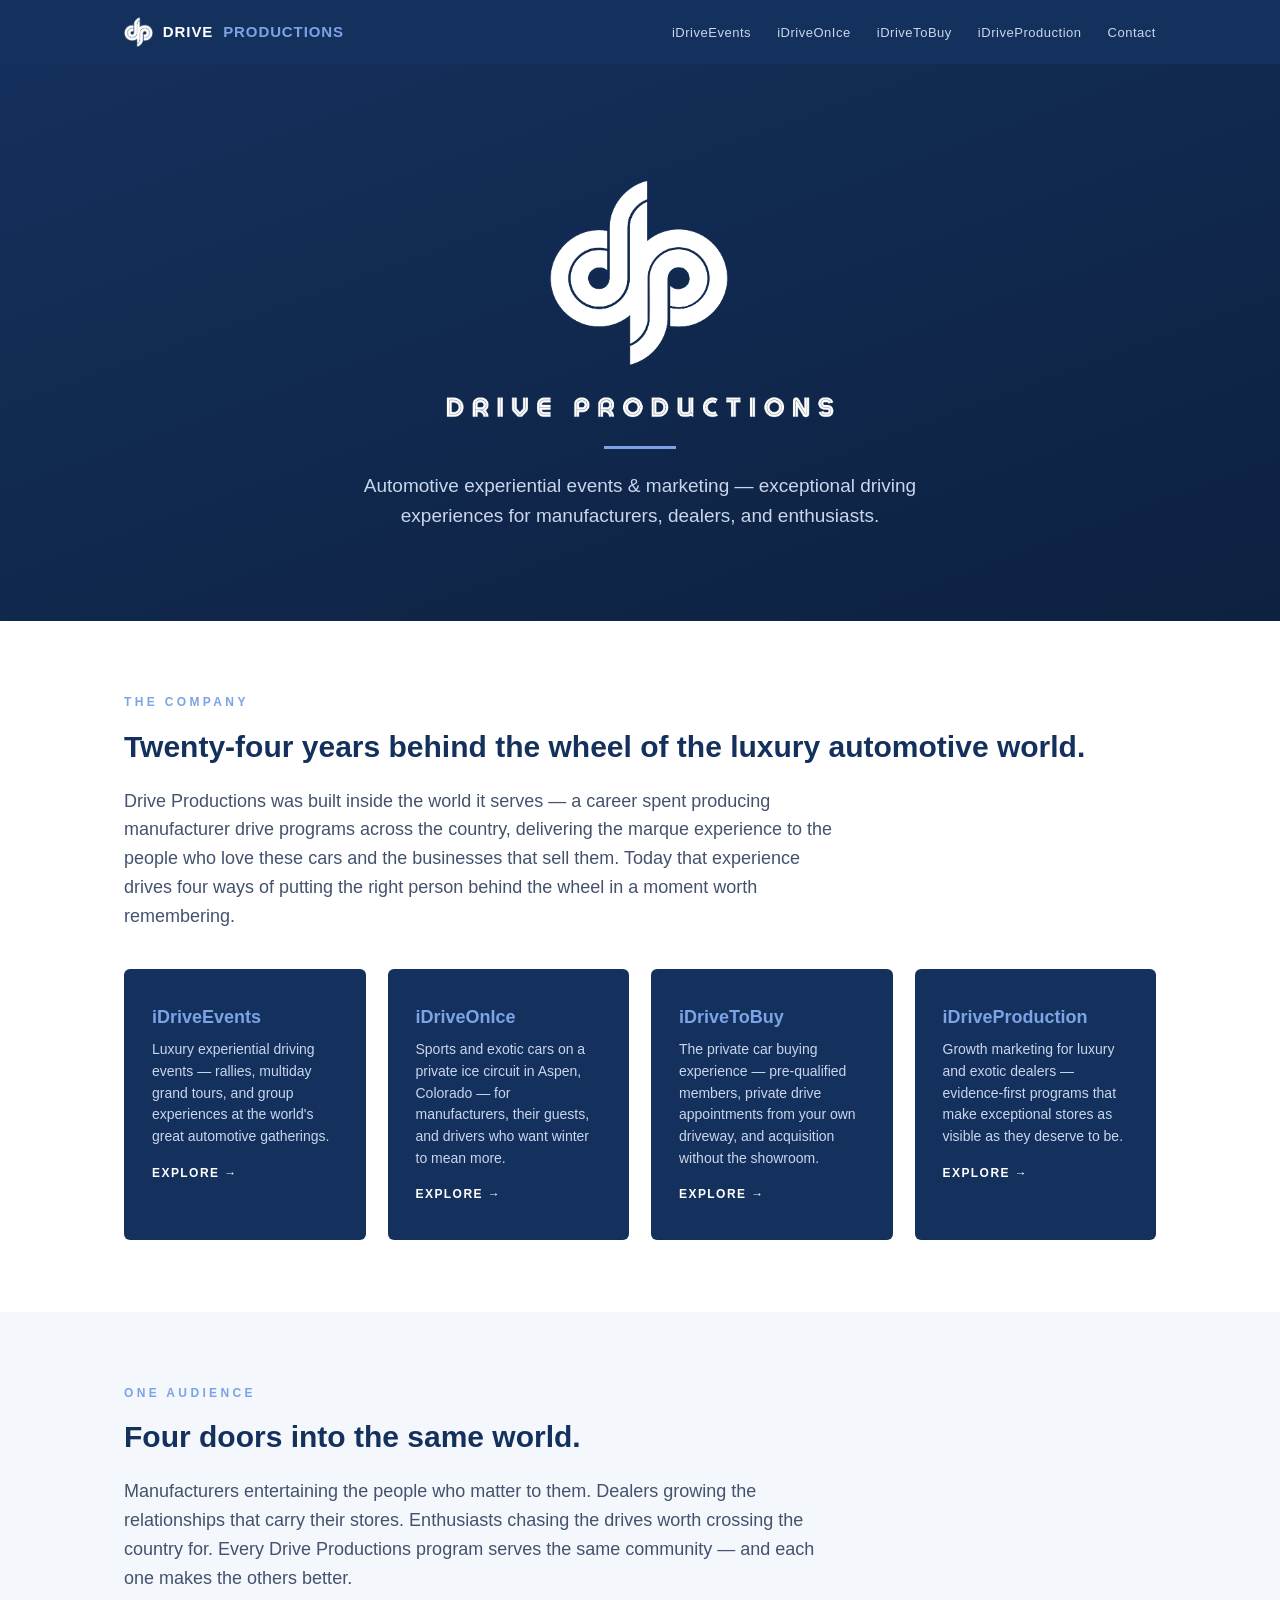
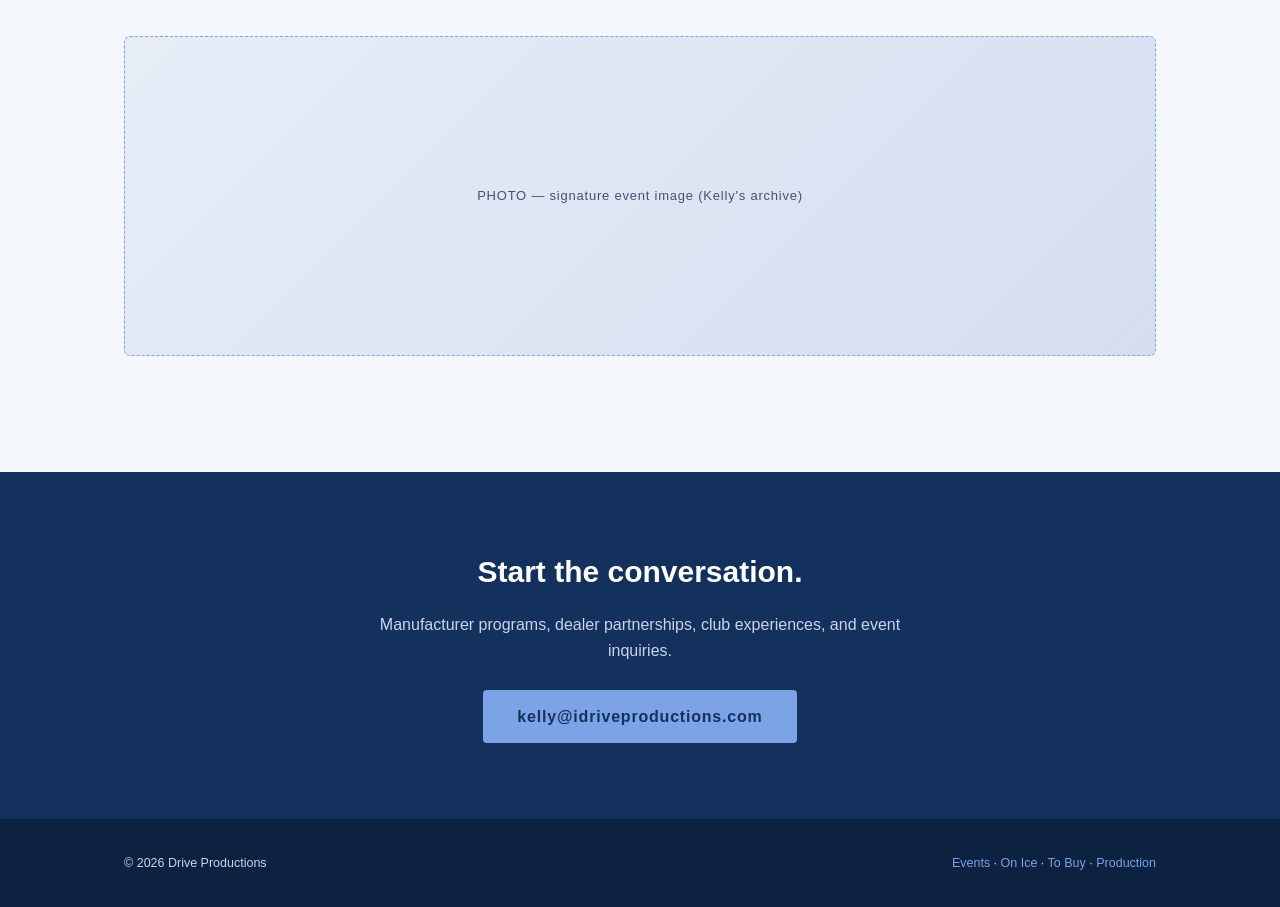
<file: index.html>
<!DOCTYPE html>
<html lang="en">
<head>
<meta charset="utf-8">
<meta name="viewport" content="width=device-width, initial-scale=1">
<title>Drive Productions — Automotive Experiential Events & Marketing</title>
<meta name="description" content="Drive Productions creates exceptional driving experiences for manufacturers, dealers, and enthusiasts — luxury driving events, ice driving in Aspen, private drives for clubs and communities, and growth marketing for luxury dealers.">
<link rel="icon" type="image/png" href="assets/dp_mark_blue.png">
<link rel="stylesheet" href="style.css">
</head>
<body>
<nav><div class="wrap">
  <a class="logo" href="index.html"><img src="assets/dp_mark_white.png" alt="Drive Productions mark">DRIVE <span>PRODUCTIONS</span></a>
  <ul>
    <li><a href="events.html">iDriveEvents</a></li>
    <li><a href="onice.html">iDriveOnIce</a></li>
    <li><a href="tobuy.html">iDriveToBuy</a></li>
    <li><a href="production.html">iDriveProduction</a></li>
    <li><a href="#contact">Contact</a></li>
  </ul>
</div></nav>

<header class="hero">
  <img class="biglogo" src="assets/dp_white.png" alt="Drive Productions">
  <h1 class="sr">DRIVE PRODUCTIONS</h1>
  <div class="rule"></div>
  <p>Automotive experiential events &amp; marketing — exceptional driving experiences for manufacturers, dealers, and enthusiasts.</p>
</header>

<section>
  <div class="wrap">
    <div class="eyebrow">The Company</div>
    <h2>Twenty-four years behind the wheel of the luxury automotive world.</h2>
    <p class="lead">Drive Productions was built inside the world it serves — a career spent
    producing manufacturer drive programs across the country, delivering the marque
    experience to the people who love these cars and the businesses that sell them.
    Today that experience drives four ways of putting the right person behind the wheel
    in a moment worth remembering.</p>
    <div class="grid">
      <a class="card" href="events.html">
        <div class="name">iDriveEvents</div>
        <p>Luxury experiential driving events — rallies, multiday grand tours, and group
        experiences at the world's great automotive gatherings.</p>
        <span class="go">EXPLORE →</span>
      </a>
      <a class="card" href="onice.html">
        <div class="name">iDriveOnIce</div>
        <p>Sports and exotic cars on a private ice circuit in Aspen, Colorado — for
        manufacturers, their guests, and drivers who want winter to mean more.</p>
        <span class="go">EXPLORE →</span>
      </a>
      <a class="card" href="tobuy.html">
        <div class="name">iDriveToBuy</div>
        <p>The private car buying experience — pre-qualified members, private drive
        appointments from your own driveway, and acquisition without the showroom.</p>
        <span class="go">EXPLORE →</span>
      </a>
      <a class="card" href="production.html">
        <div class="name">iDriveProduction</div>
        <p>Growth marketing for luxury and exotic dealers — evidence-first programs that
        make exceptional stores as visible as they deserve to be.</p>
        <span class="go">EXPLORE →</span>
      </a>
    </div>
  </div>
</section>

<section class="wash">
  <div class="wrap">
    <div class="eyebrow">One Audience</div>
    <h2>Four doors into the same world.</h2>
    <p class="lead">Manufacturers entertaining the people who matter to them. Dealers
    growing the relationships that carry their stores. Enthusiasts chasing the drives
    worth crossing the country for. Every Drive Productions program serves the same
    community — and each one makes the others better.</p>
    <div class="photo">PHOTO — signature event image (Kelly's archive)</div>
  </div>
</section>

<section class="cta" id="contact">
  <h2>Start the conversation.</h2>
  <p>Manufacturer programs, dealer partnerships, club experiences, and event inquiries.</p>
  <a class="btn" href="mailto:kelly@idriveproductions.com">kelly@idriveproductions.com</a>
</section>

<footer><div class="wrap">
  <div>© 2026 Drive Productions</div>
  <div><a href="events.html">Events</a> · <a href="onice.html">On Ice</a> ·
       <a href="tobuy.html">To Buy</a> · <a href="production.html">Production</a></div>
</div></footer>
</body>
</html>
</file>
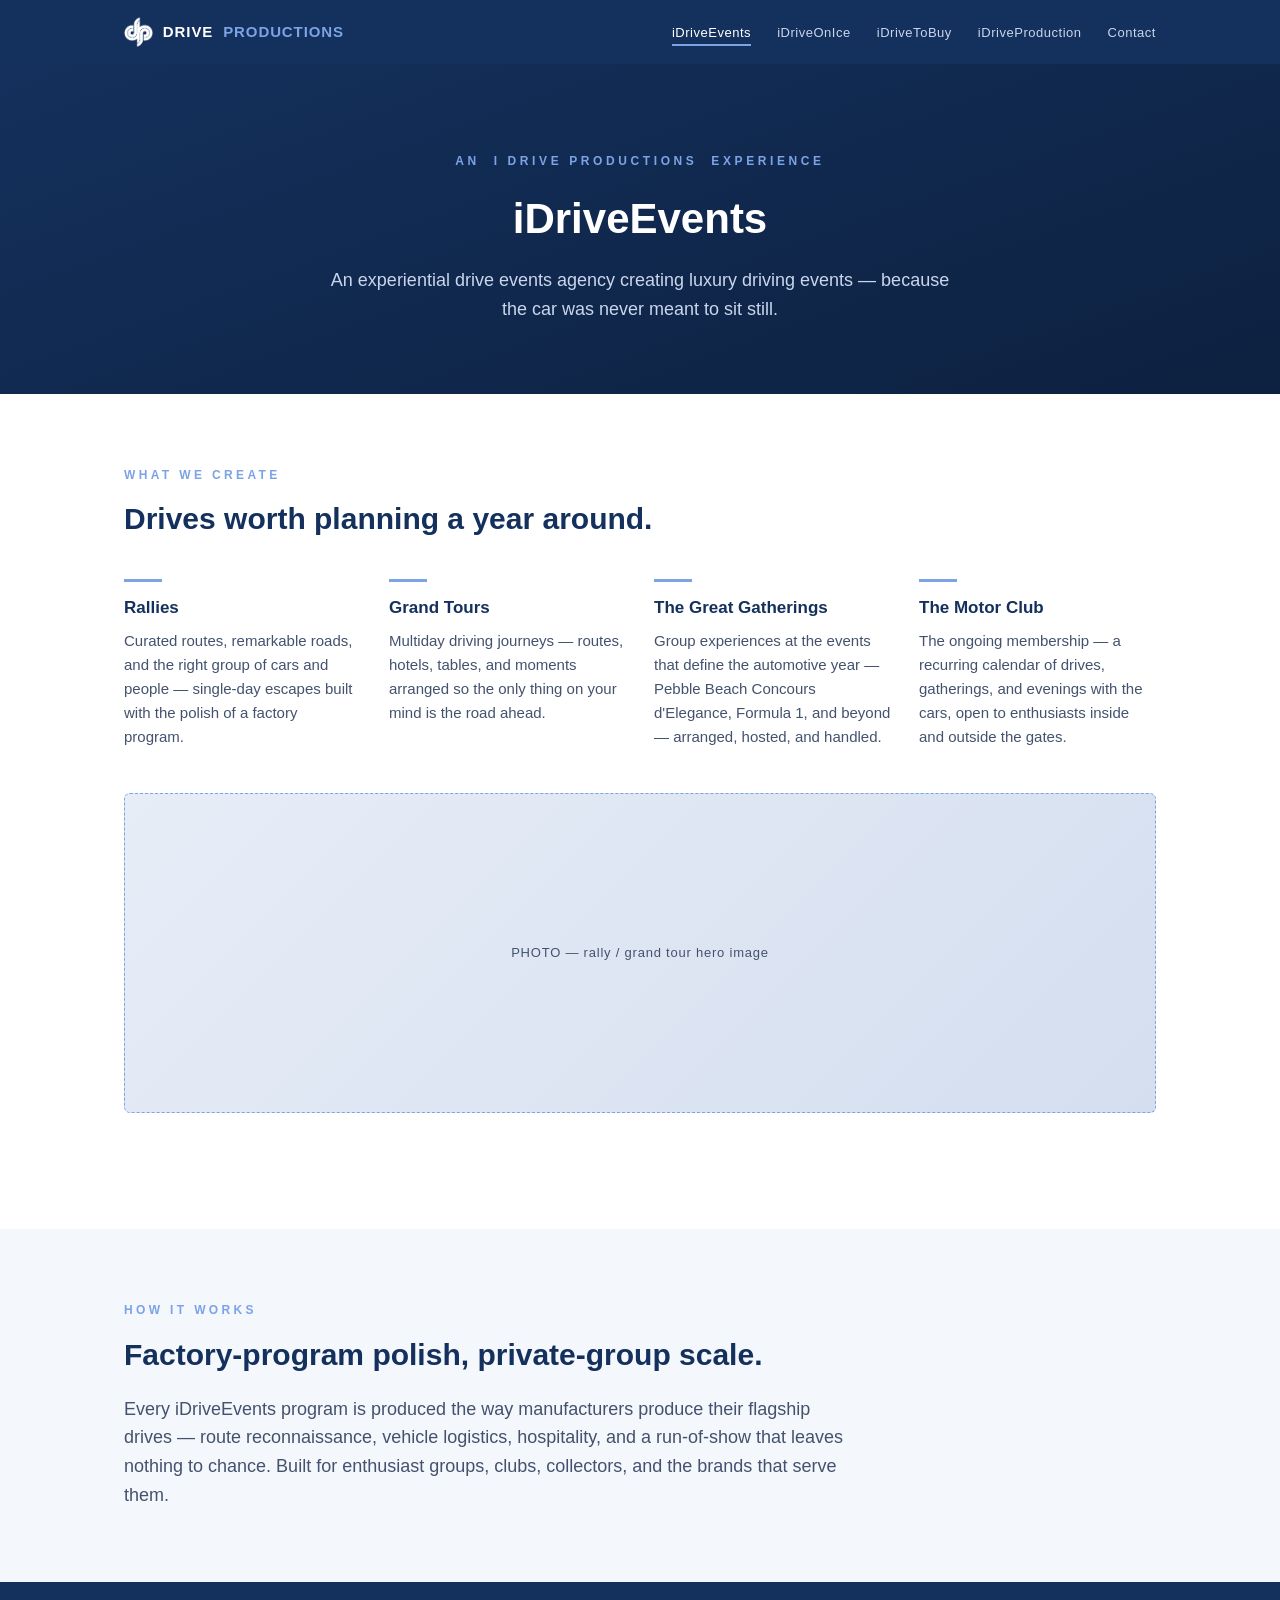
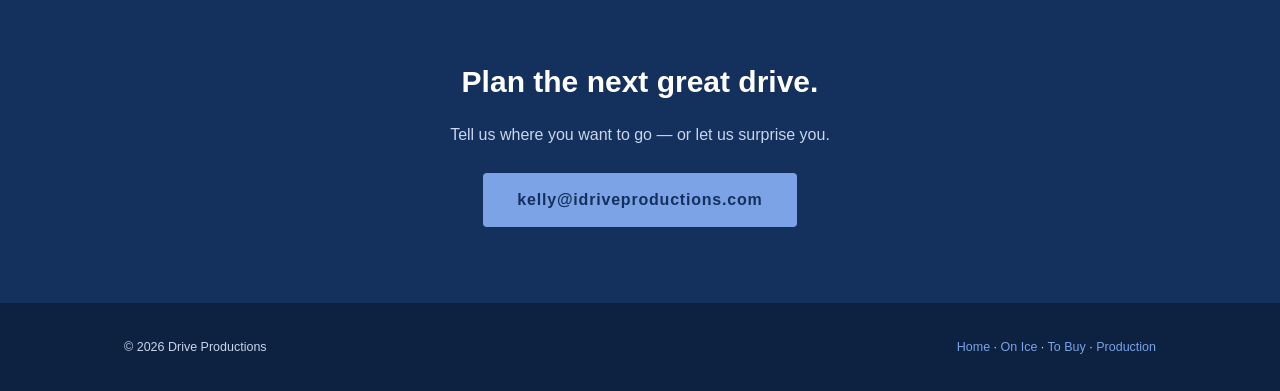
<file: events.html>
<!DOCTYPE html>
<html lang="en">
<head>
<meta charset="utf-8">
<meta name="viewport" content="width=device-width, initial-scale=1">
<title>iDriveEvents — Luxury Driving Events, Rallies & Grand Tours | Drive Productions</title>
<meta name="description" content="iDriveEvents is an experiential drive events agency creating luxury driving events — rallies, multiday grand tours, and group experiences at Pebble Beach Concours d'Elegance, Formula 1, and the world's great automotive gatherings.">
<link rel="icon" type="image/png" href="assets/dp_mark_blue.png">
<link rel="stylesheet" href="style.css">
</head>
<body>
<nav><div class="wrap">
  <a class="logo" href="index.html"><img src="assets/dp_mark_white.png" alt="Drive Productions mark">DRIVE <span>PRODUCTIONS</span></a>
  <ul>
    <li><a class="on" href="events.html">iDriveEvents</a></li>
    <li><a href="onice.html">iDriveOnIce</a></li>
    <li><a href="tobuy.html">iDriveToBuy</a></li>
    <li><a href="production.html">iDriveProduction</a></li>
    <li><a href="index.html#contact">Contact</a></li>
  </ul>
</div></nav>

<header class="divhero">
  <div class="kicker">AN&nbsp; I&nbsp;DRIVE&nbsp;PRODUCTIONS&nbsp; EXPERIENCE</div>
  <h1>iDriveEvents</h1>
  <p>An experiential drive events agency creating luxury driving events —
  because the car was never meant to sit still.</p>
</header>

<section>
  <div class="wrap">
    <div class="eyebrow">What We Create</div>
    <h2>Drives worth planning a year around.</h2>
    <div class="feats">
      <div class="feat"><div class="bar"></div><h3>Rallies</h3>
        <p>Curated routes, remarkable roads, and the right group of cars and people —
        single-day escapes built with the polish of a factory program.</p></div>
      <div class="feat"><div class="bar"></div><h3>Grand Tours</h3>
        <p>Multiday driving journeys — routes, hotels, tables, and moments arranged so
        the only thing on your mind is the road ahead.</p></div>
      <div class="feat"><div class="bar"></div><h3>The Great Gatherings</h3>
        <p>Group experiences at the events that define the automotive year — Pebble
        Beach Concours d'Elegance, Formula&nbsp;1, and beyond — arranged, hosted,
        and handled.</p></div>
      <div class="feat"><div class="bar"></div><h3>The Motor Club</h3>
        <p>The ongoing membership — a recurring calendar of drives, gatherings, and
        evenings with the cars, open to enthusiasts inside and outside the gates.</p></div>
    </div>
    <div class="photo">PHOTO — rally / grand tour hero image</div>
  </div>
</section>

<section class="wash">
  <div class="wrap">
    <div class="eyebrow">How It Works</div>
    <h2>Factory-program polish, private-group scale.</h2>
    <p class="lead">Every iDriveEvents program is produced the way manufacturers produce
    their flagship drives — route reconnaissance, vehicle logistics, hospitality, and a
    run-of-show that leaves nothing to chance. Built for enthusiast groups, clubs,
    collectors, and the brands that serve them.</p>
  </div>
</section>

<section class="cta">
  <h2>Plan the next great drive.</h2>
  <p>Tell us where you want to go — or let us surprise you.</p>
  <a class="btn" href="mailto:kelly@idriveproductions.com">kelly@idriveproductions.com</a>
</section>

<footer><div class="wrap">
  <div>© 2026 Drive Productions</div>
  <div><a href="index.html">Home</a> · <a href="onice.html">On Ice</a> ·
       <a href="tobuy.html">To Buy</a> · <a href="production.html">Production</a></div>
</div></footer>
</body>
</html>
</file>
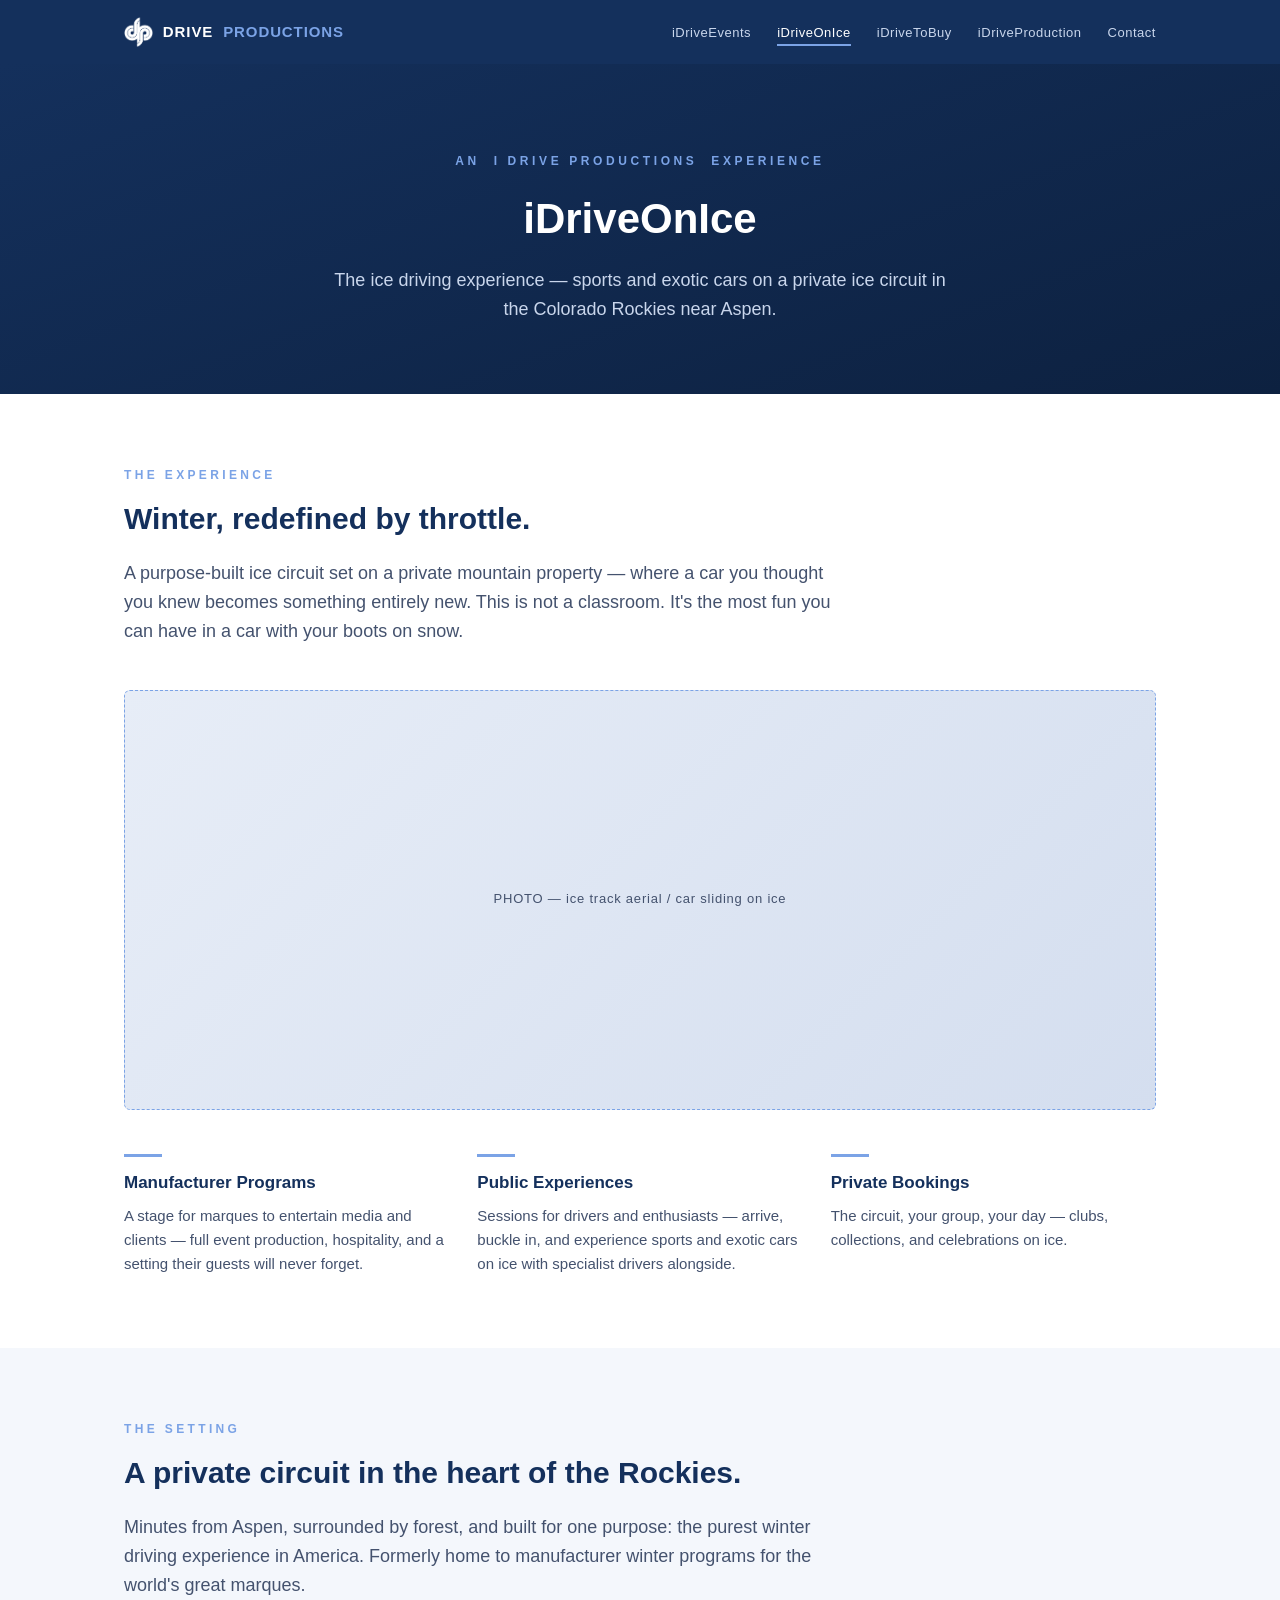
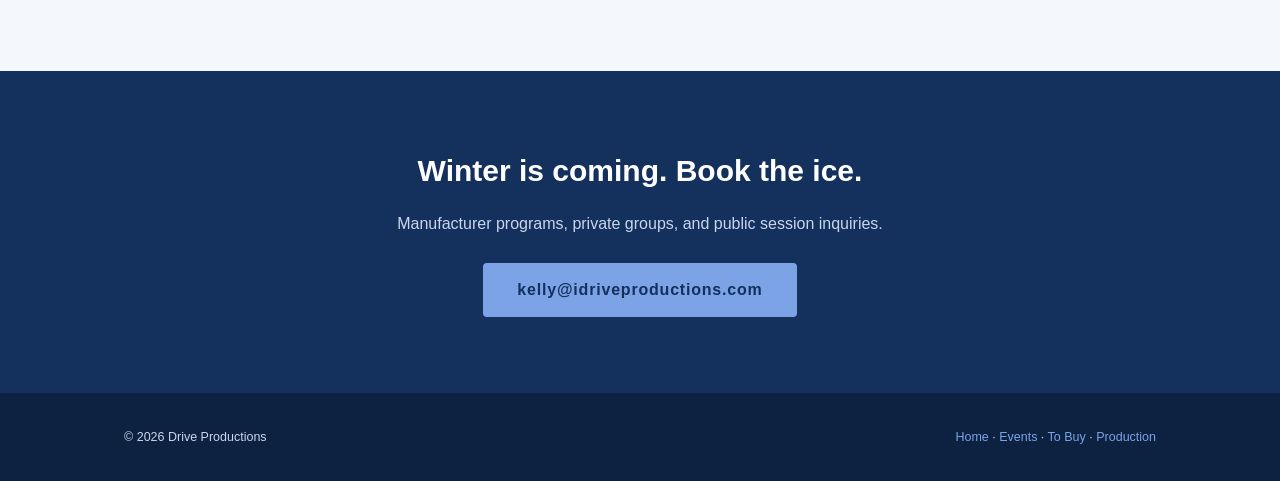
<file: onice.html>
<!DOCTYPE html>
<html lang="en">
<head>
<meta charset="utf-8">
<meta name="viewport" content="width=device-width, initial-scale=1">
<title>iDriveOnIce — Sports & Exotic Cars on Ice in Aspen, Colorado | Drive Productions</title>
<meta name="description" content="iDriveOnIce is an ice driving experience in Aspen, Colorado — a private ice circuit where manufacturers entertain media and clients, and drivers experience sports and exotic cars on ice.">
<link rel="icon" type="image/png" href="assets/dp_mark_blue.png">
<link rel="stylesheet" href="style.css">
</head>
<body>
<nav><div class="wrap">
  <a class="logo" href="index.html"><img src="assets/dp_mark_white.png" alt="Drive Productions mark">DRIVE <span>PRODUCTIONS</span></a>
  <ul>
    <li><a href="events.html">iDriveEvents</a></li>
    <li><a class="on" href="onice.html">iDriveOnIce</a></li>
    <li><a href="tobuy.html">iDriveToBuy</a></li>
    <li><a href="production.html">iDriveProduction</a></li>
    <li><a href="index.html#contact">Contact</a></li>
  </ul>
</div></nav>

<header class="divhero">
  <div class="kicker">AN&nbsp; I&nbsp;DRIVE&nbsp;PRODUCTIONS&nbsp; EXPERIENCE</div>
  <h1>iDriveOnIce</h1>
  <p>The ice driving experience — sports and exotic cars on a private ice circuit
  in the Colorado Rockies near Aspen.</p>
</header>

<section>
  <div class="wrap">
    <div class="eyebrow">The Experience</div>
    <h2>Winter, redefined by throttle.</h2>
    <p class="lead">A purpose-built ice circuit set on a private mountain property —
    where a car you thought you knew becomes something entirely new. This is not a
    classroom. It's the most fun you can have in a car with your boots on snow.</p>
    <div class="photo tall">PHOTO — ice track aerial / car sliding on ice</div>
    <div class="feats">
      <div class="feat"><div class="bar"></div><h3>Manufacturer Programs</h3>
        <p>A stage for marques to entertain media and clients — full event production,
        hospitality, and a setting their guests will never forget.</p></div>
      <div class="feat"><div class="bar"></div><h3>Public Experiences</h3>
        <p>Sessions for drivers and enthusiasts — arrive, buckle in, and experience
        sports and exotic cars on ice with specialist drivers alongside.</p></div>
      <div class="feat"><div class="bar"></div><h3>Private Bookings</h3>
        <p>The circuit, your group, your day — clubs, collections, and celebrations
        on ice.</p></div>
    </div>
  </div>
</section>

<section class="wash">
  <div class="wrap">
    <div class="eyebrow">The Setting</div>
    <h2>A private circuit in the heart of the Rockies.</h2>
    <p class="lead">Minutes from Aspen, surrounded by forest, and built for one purpose:
    the purest winter driving experience in America. Formerly home to manufacturer
    winter programs for the world's great marques.</p>
  </div>
</section>

<section class="cta">
  <h2>Winter is coming. Book the ice.</h2>
  <p>Manufacturer programs, private groups, and public session inquiries.</p>
  <a class="btn" href="mailto:kelly@idriveproductions.com">kelly@idriveproductions.com</a>
</section>

<footer><div class="wrap">
  <div>© 2026 Drive Productions</div>
  <div><a href="index.html">Home</a> · <a href="events.html">Events</a> ·
       <a href="tobuy.html">To Buy</a> · <a href="production.html">Production</a></div>
</div></footer>
</body>
</html>
</file>
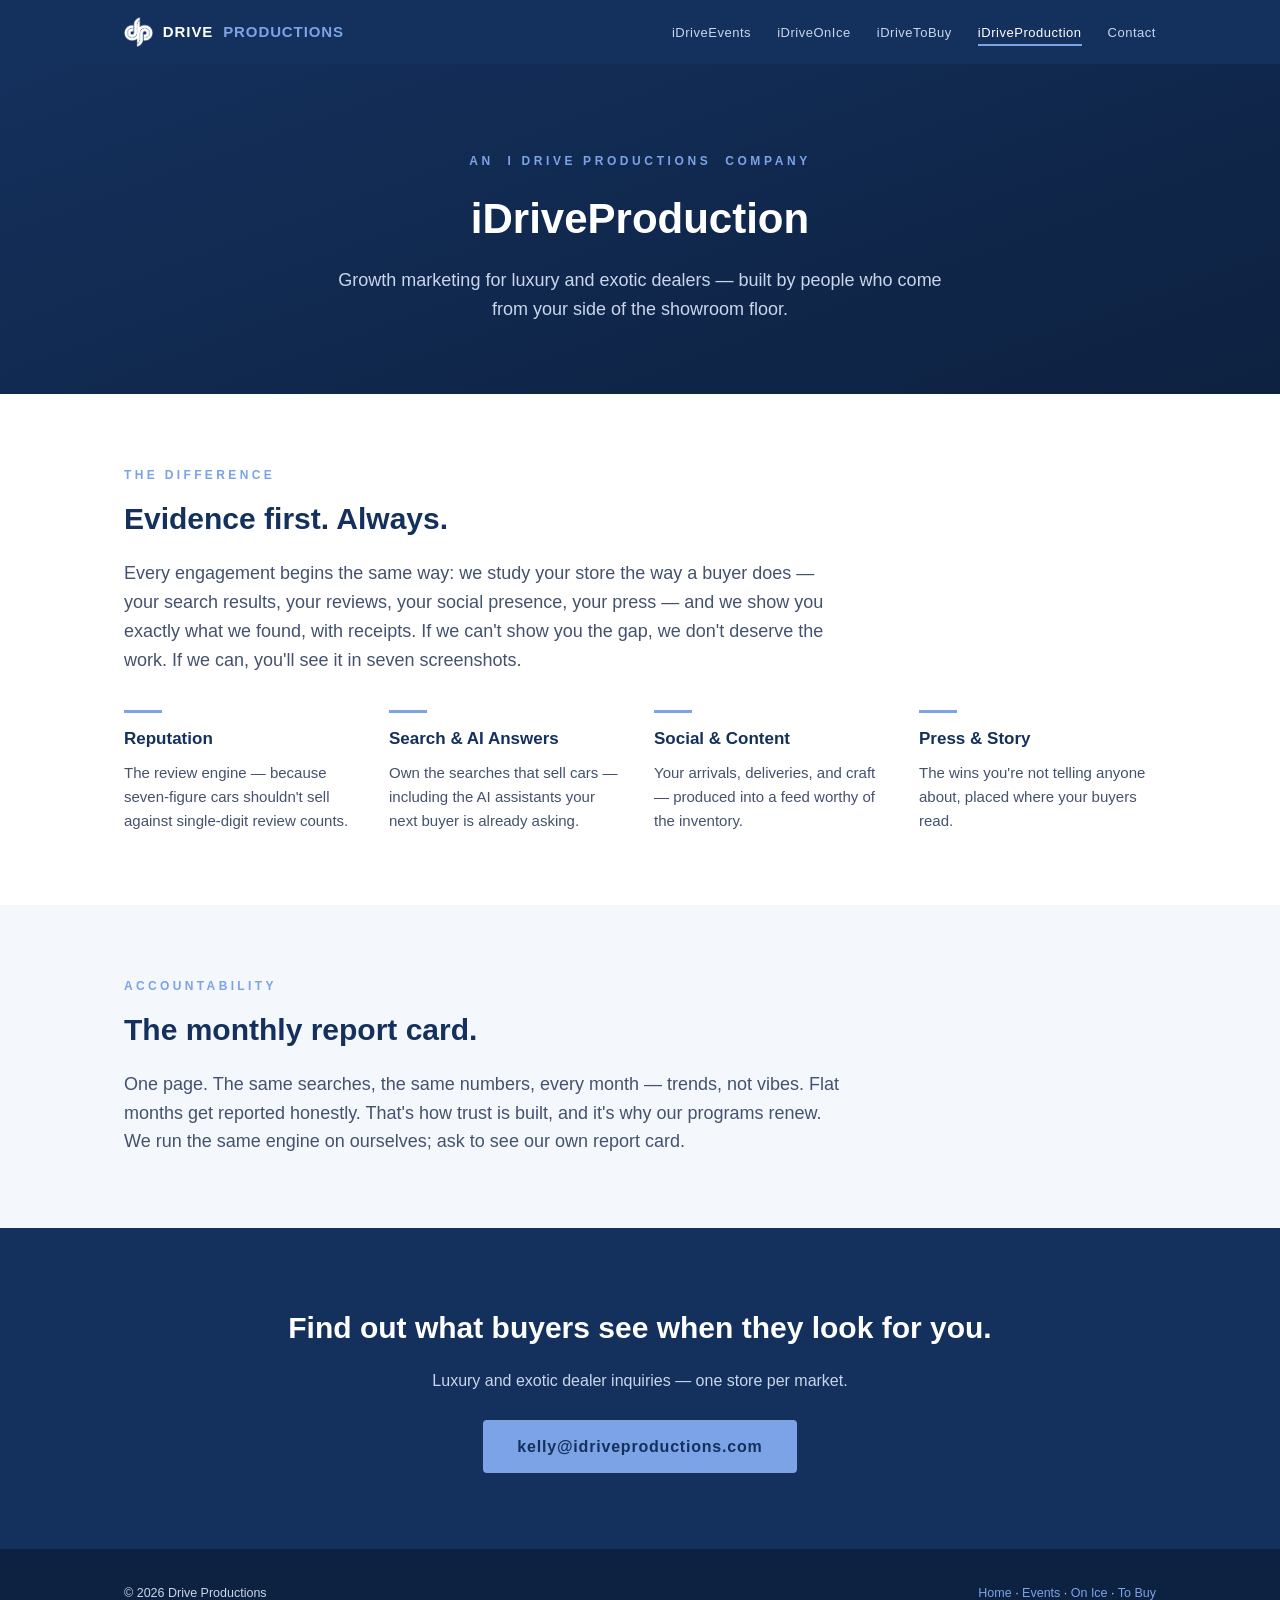
<file: production.html>
<!DOCTYPE html>
<html lang="en">
<head>
<meta charset="utf-8">
<meta name="viewport" content="width=device-width, initial-scale=1">
<title>iDriveProduction — Growth Marketing for Luxury & Exotic Dealers | Drive Productions</title>
<meta name="description" content="iDriveProduction is the dealer marketing agency from Drive Productions — evidence-first growth programs for luxury and exotic car dealers: reputation, search, social, press, and a monthly report card that proves the trend.">
<link rel="icon" type="image/png" href="assets/dp_mark_blue.png">
<link rel="stylesheet" href="style.css">
</head>
<body>
<nav><div class="wrap">
  <a class="logo" href="index.html"><img src="assets/dp_mark_white.png" alt="Drive Productions mark">DRIVE <span>PRODUCTIONS</span></a>
  <ul>
    <li><a href="events.html">iDriveEvents</a></li>
    <li><a href="onice.html">iDriveOnIce</a></li>
    <li><a href="tobuy.html">iDriveToBuy</a></li>
    <li><a class="on" href="production.html">iDriveProduction</a></li>
    <li><a href="index.html#contact">Contact</a></li>
  </ul>
</div></nav>

<header class="divhero">
  <div class="kicker">AN&nbsp; I&nbsp;DRIVE&nbsp;PRODUCTIONS&nbsp; COMPANY</div>
  <h1>iDriveProduction</h1>
  <p>Growth marketing for luxury and exotic dealers —
  built by people who come from your side of the showroom floor.</p>
</header>

<section>
  <div class="wrap">
    <div class="eyebrow">The Difference</div>
    <h2>Evidence first. Always.</h2>
    <p class="lead">Every engagement begins the same way: we study your store the way a
    buyer does — your search results, your reviews, your social presence, your press —
    and we show you exactly what we found, with receipts. If we can't show you the gap,
    we don't deserve the work. If we can, you'll see it in seven screenshots.</p>
    <div class="feats">
      <div class="feat"><div class="bar"></div><h3>Reputation</h3>
        <p>The review engine — because seven-figure cars shouldn't sell against
        single-digit review counts.</p></div>
      <div class="feat"><div class="bar"></div><h3>Search &amp; AI Answers</h3>
        <p>Own the searches that sell cars — including the AI assistants your next
        buyer is already asking.</p></div>
      <div class="feat"><div class="bar"></div><h3>Social &amp; Content</h3>
        <p>Your arrivals, deliveries, and craft — produced into a feed worthy of the
        inventory.</p></div>
      <div class="feat"><div class="bar"></div><h3>Press &amp; Story</h3>
        <p>The wins you're not telling anyone about, placed where your buyers
        read.</p></div>
    </div>
  </div>
</section>

<section class="wash">
  <div class="wrap">
    <div class="eyebrow">Accountability</div>
    <h2>The monthly report card.</h2>
    <p class="lead">One page. The same searches, the same numbers, every month — trends,
    not vibes. Flat months get reported honestly. That's how trust is built, and it's
    why our programs renew. We run the same engine on ourselves; ask to see our own
    report card.</p>
  </div>
</section>

<section class="cta">
  <h2>Find out what buyers see when they look for you.</h2>
  <p>Luxury and exotic dealer inquiries — one store per market.</p>
  <a class="btn" href="mailto:kelly@idriveproductions.com">kelly@idriveproductions.com</a>
</section>

<footer><div class="wrap">
  <div>© 2026 Drive Productions</div>
  <div><a href="index.html">Home</a> · <a href="events.html">Events</a> ·
       <a href="onice.html">On Ice</a> · <a href="tobuy.html">To Buy</a></div>
</div></footer>
</body>
</html>
</file>
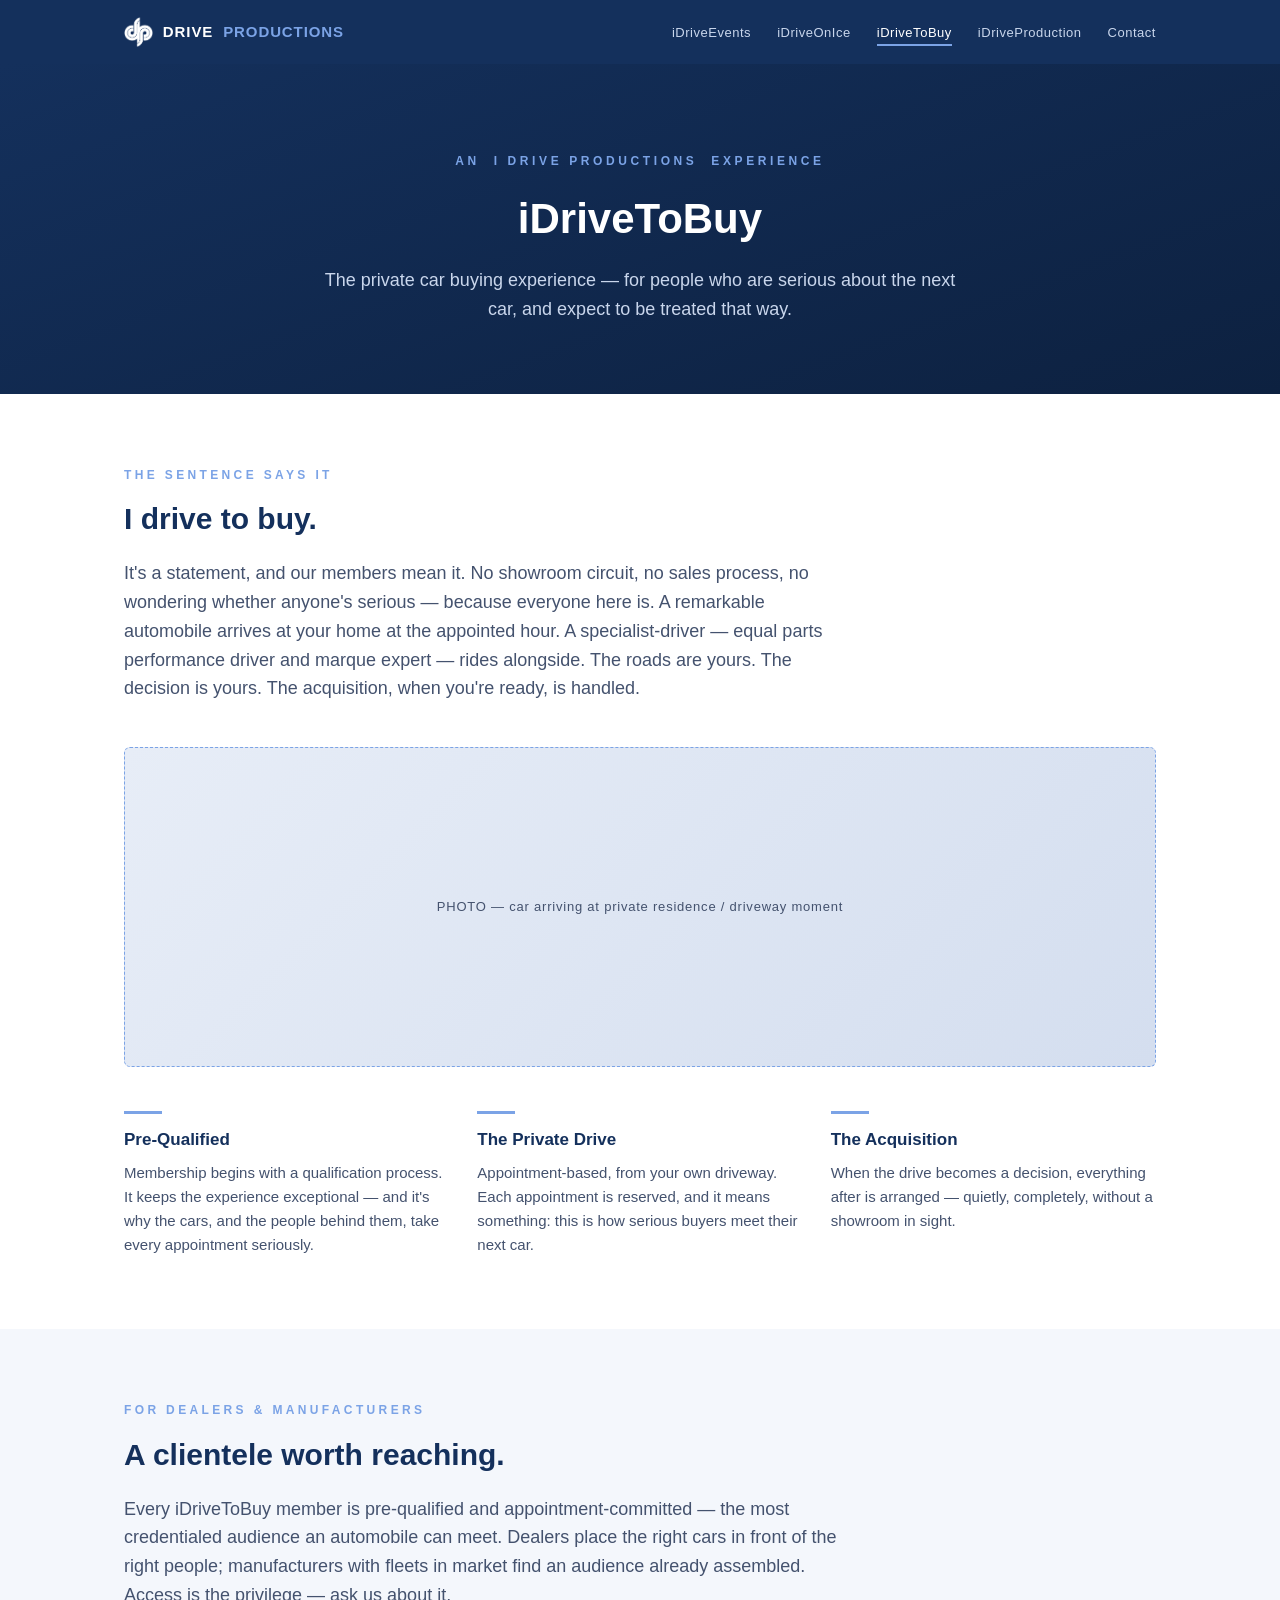
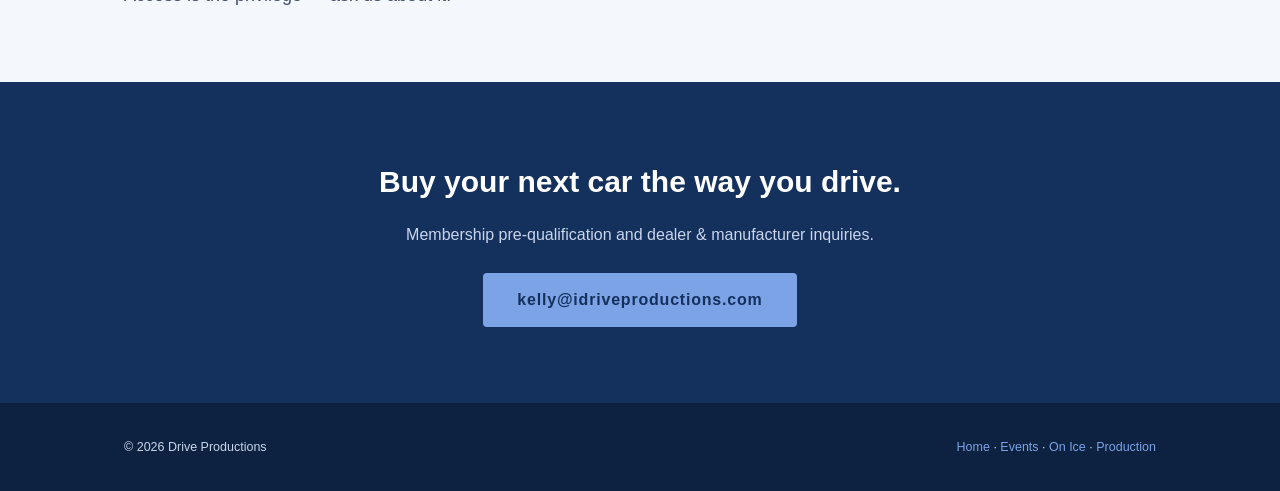
<file: tobuy.html>
<!DOCTYPE html>
<html lang="en">
<head>
<meta charset="utf-8">
<meta name="viewport" content="width=device-width, initial-scale=1">
<title>iDriveToBuy — The Private Car Buying Experience | Drive Productions</title>
<meta name="description" content="iDriveToBuy is the private car buying experience for serious buyers — pre-qualified members, private drive appointments from your own driveway with a specialist-driver alongside, and acquisition without the showroom process.">
<link rel="icon" type="image/png" href="assets/dp_mark_blue.png">
<link rel="stylesheet" href="style.css">
</head>
<body>
<nav><div class="wrap">
  <a class="logo" href="index.html"><img src="assets/dp_mark_white.png" alt="Drive Productions mark">DRIVE <span>PRODUCTIONS</span></a>
  <ul>
    <li><a href="events.html">iDriveEvents</a></li>
    <li><a href="onice.html">iDriveOnIce</a></li>
    <li><a class="on" href="tobuy.html">iDriveToBuy</a></li>
    <li><a href="production.html">iDriveProduction</a></li>
    <li><a href="index.html#contact">Contact</a></li>
  </ul>
</div></nav>

<header class="divhero">
  <div class="kicker">AN&nbsp; I&nbsp;DRIVE&nbsp;PRODUCTIONS&nbsp; EXPERIENCE</div>
  <h1>iDriveToBuy</h1>
  <p>The private car buying experience — for people who are serious
  about the next car, and expect to be treated that way.</p>
</header>

<section>
  <div class="wrap">
    <div class="eyebrow">The Sentence Says It</div>
    <h2>I drive to buy.</h2>
    <p class="lead">It's a statement, and our members mean it. No showroom circuit, no
    sales process, no wondering whether anyone's serious — because everyone here is.
    A remarkable automobile arrives at your home at the appointed hour. A
    specialist-driver — equal parts performance driver and marque expert — rides
    alongside. The roads are yours. The decision is yours. The acquisition, when you're
    ready, is handled.</p>
    <div class="photo">PHOTO — car arriving at private residence / driveway moment</div>
    <div class="feats">
      <div class="feat"><div class="bar"></div><h3>Pre-Qualified</h3>
        <p>Membership begins with a qualification process. It keeps the experience
        exceptional — and it's why the cars, and the people behind them, take every
        appointment seriously.</p></div>
      <div class="feat"><div class="bar"></div><h3>The Private Drive</h3>
        <p>Appointment-based, from your own driveway. Each appointment is reserved,
        and it means something: this is how serious buyers meet their next car.</p></div>
      <div class="feat"><div class="bar"></div><h3>The Acquisition</h3>
        <p>When the drive becomes a decision, everything after is arranged — quietly,
        completely, without a showroom in sight.</p></div>
    </div>
  </div>
</section>

<section class="wash">
  <div class="wrap">
    <div class="eyebrow">For Dealers &amp; Manufacturers</div>
    <h2>A clientele worth reaching.</h2>
    <p class="lead">Every iDriveToBuy member is pre-qualified and appointment-committed —
    the most credentialed audience an automobile can meet. Dealers place the right cars
    in front of the right people; manufacturers with fleets in market find an audience
    already assembled. Access is the privilege — ask us about it.</p>
  </div>
</section>

<section class="cta">
  <h2>Buy your next car the way you drive.</h2>
  <p>Membership pre-qualification and dealer &amp; manufacturer inquiries.</p>
  <a class="btn" href="mailto:kelly@idriveproductions.com">kelly@idriveproductions.com</a>
</section>

<footer><div class="wrap">
  <div>© 2026 Drive Productions</div>
  <div><a href="index.html">Home</a> · <a href="events.html">Events</a> ·
       <a href="onice.html">On Ice</a> · <a href="production.html">Production</a></div>
</div></footer>
</body>
</html>
</file>
<file: style.css>
:root{
  --navy:#14305C; --blue:#7BA3E6; --ice:#C9D6EC; --ink:#1A2438; --sub:#44526E;
  --paper:#FFFFFF; --wash:#F4F7FC;
}
*{margin:0;padding:0;box-sizing:border-box}
html{scroll-behavior:smooth}
body{font-family:Arial,Helvetica,sans-serif;color:var(--ink);background:var(--paper);line-height:1.6}
a{color:var(--navy);text-decoration:none}
img{max-width:100%;display:block}
.wrap{max-width:1080px;margin:0 auto;padding:0 24px}

/* nav */
nav{position:sticky;top:0;background:var(--navy);z-index:50}
nav .wrap{display:flex;align-items:center;justify-content:space-between;height:64px}
nav .logo{color:#fff;font-weight:bold;letter-spacing:.06em;font-size:15px}
nav .logo span{color:var(--blue)}
nav ul{display:flex;gap:26px;list-style:none}
nav ul a{color:var(--ice);font-size:13px;letter-spacing:.04em}
nav ul a:hover,nav ul a.on{color:#fff;border-bottom:2px solid var(--blue);padding-bottom:4px}
@media(max-width:720px){nav ul{gap:14px}nav ul a{font-size:11px}nav .logo{font-size:13px}}

/* hero */
.hero{background:linear-gradient(160deg,var(--navy) 0%,#0D2140 100%);color:#fff;text-align:center;padding:110px 24px 90px}
.hero .kicker{color:var(--blue);font-weight:bold;font-size:13px;letter-spacing:.35em;margin-bottom:18px}
.hero h1{font-size:52px;letter-spacing:.02em;margin-bottom:14px}
.hero .rule{width:72px;height:3px;background:var(--blue);margin:22px auto}
.hero p{color:var(--ice);font-size:19px;max-width:620px;margin:0 auto}
@media(max-width:720px){.hero h1{font-size:34px}.hero{padding:70px 20px 60px}}

/* sections */
section{padding:72px 0}
section.wash{background:var(--wash)}
.eyebrow{color:var(--blue);font-weight:bold;font-size:12px;letter-spacing:.28em;text-transform:uppercase;margin-bottom:10px}
h2{color:var(--navy);font-size:30px;margin-bottom:16px}
.lead{font-size:18px;color:var(--sub);max-width:720px}
p+p{margin-top:14px}

/* division cards */
.grid{display:grid;grid-template-columns:repeat(auto-fit,minmax(240px,1fr));gap:22px;margin-top:38px}
.card{background:var(--navy);color:#fff;padding:34px 28px;border-radius:6px;display:block;transition:transform .15s ease}
.card:hover{transform:translateY(-4px)}
.card .name{color:var(--blue);font-weight:bold;font-size:18px;margin-bottom:8px}
.card p{color:var(--ice);font-size:14px;line-height:1.55}
.card .go{display:inline-block;margin-top:16px;color:#fff;font-size:12px;letter-spacing:.12em;font-weight:bold}

/* photo slots */
.photo{background:linear-gradient(135deg,#E7EDF7,#D4DEEF);border:1px dashed var(--blue);border-radius:6px;
  display:flex;align-items:center;justify-content:center;color:var(--sub);font-size:13px;letter-spacing:.06em;
  min-height:320px;margin:44px 0}
.photo.tall{min-height:420px}

/* division page header */
.divhero{background:linear-gradient(160deg,var(--navy),#0D2140);color:#fff;padding:88px 24px 70px;text-align:center}
.divhero .kicker{color:var(--blue);font-weight:bold;font-size:12px;letter-spacing:.3em;margin-bottom:14px}
.divhero h1{font-size:42px;margin-bottom:14px}
.divhero p{color:var(--ice);font-size:18px;max-width:640px;margin:0 auto}
@media(max-width:720px){.divhero h1{font-size:30px}}

/* feature rows */
.feats{display:grid;grid-template-columns:repeat(auto-fit,minmax(220px,1fr));gap:28px;margin-top:36px}
.feat h3{color:var(--navy);font-size:17px;margin-bottom:8px}
.feat .bar{width:38px;height:3px;background:var(--blue);margin-bottom:12px}
.feat p{color:var(--sub);font-size:15px}

/* contact / footer */
.cta{background:var(--navy);color:#fff;text-align:center;padding:76px 24px}
.cta h2{color:#fff}
.cta p{color:var(--ice);max-width:560px;margin:12px auto 26px}
.btn{display:inline-block;background:var(--blue);color:var(--navy);font-weight:bold;padding:14px 34px;border-radius:4px;letter-spacing:.05em}
.btn:hover{background:#fff}
footer{background:#0D2140;color:var(--ice);padding:34px 0;font-size:12.5px}
footer .wrap{display:flex;justify-content:space-between;flex-wrap:wrap;gap:12px}
footer a{color:var(--blue)}

nav .logo{display:flex;align-items:center;gap:10px}
nav .logo img{height:30px;width:auto}
.hero .biglogo{max-width:400px;width:70%;margin:0 auto 6px}
.sr{position:absolute;width:1px;height:1px;overflow:hidden;clip:rect(0 0 0 0)}
</file>
